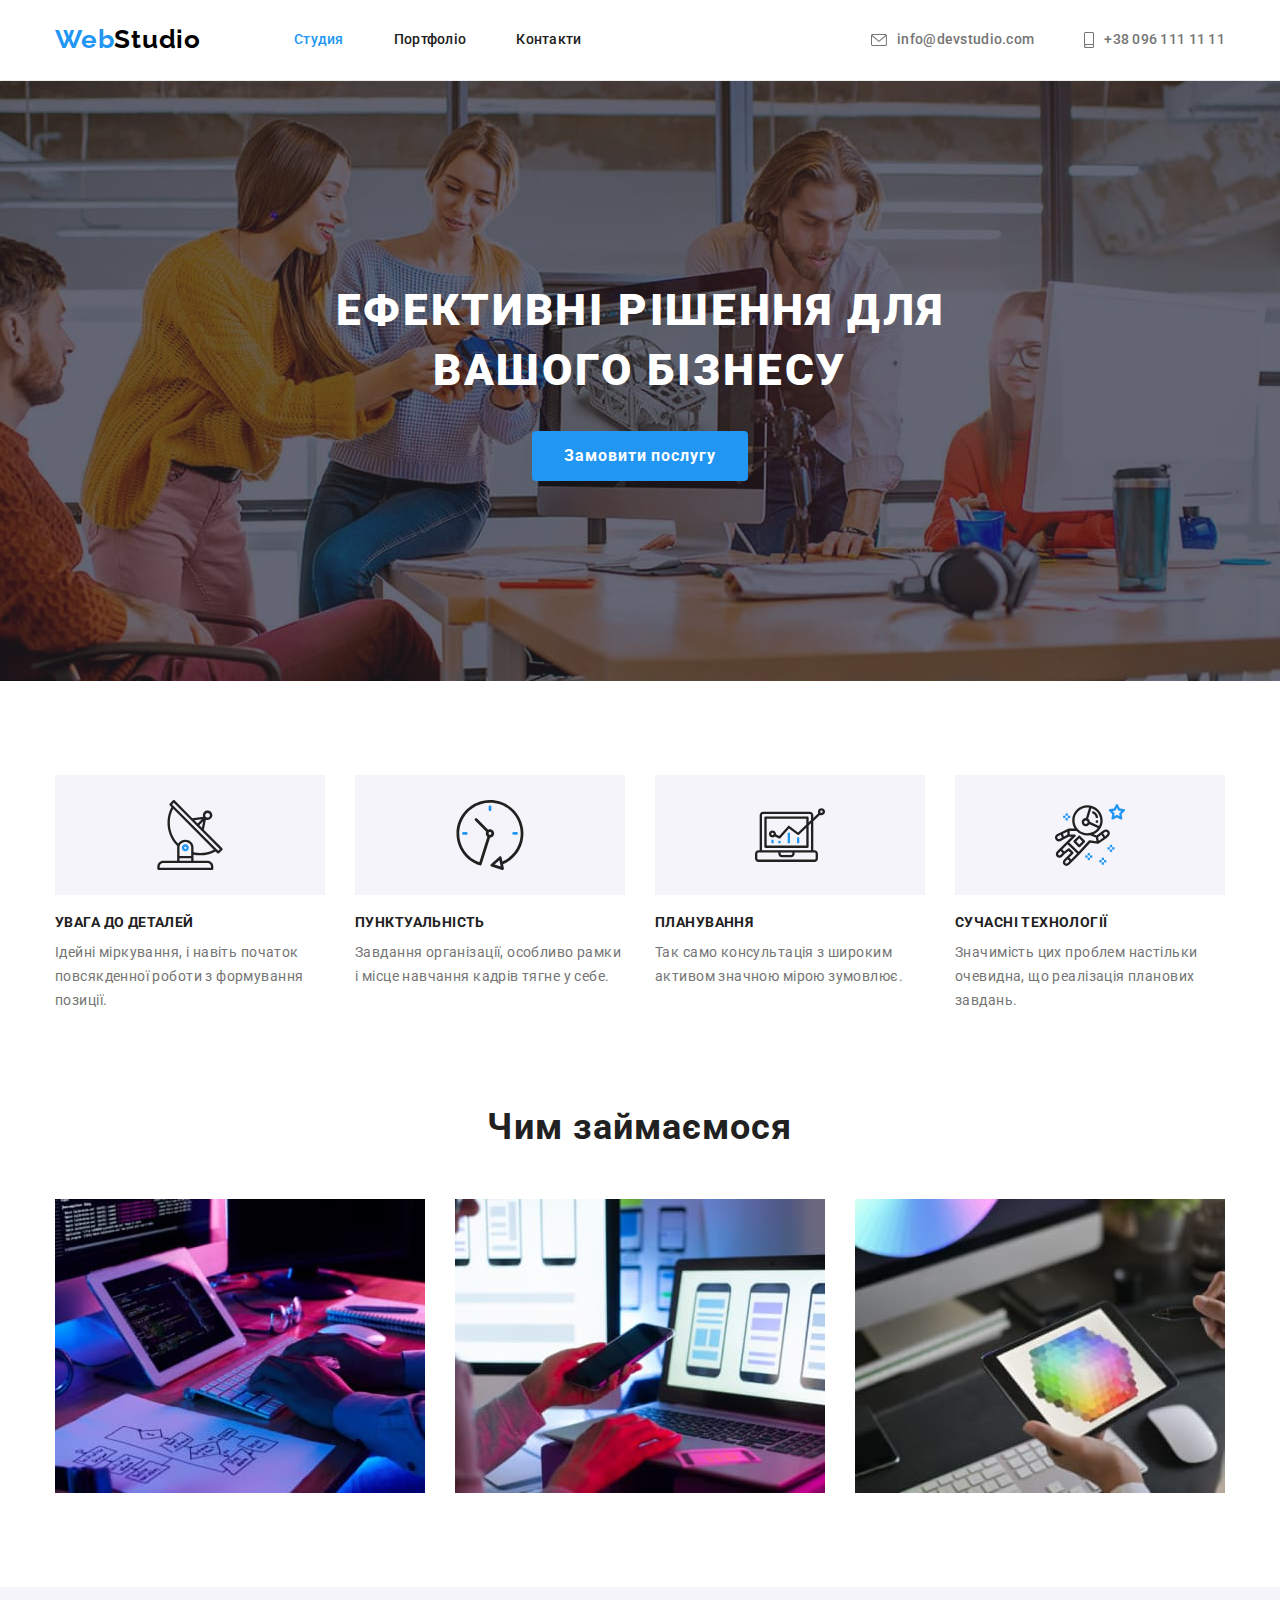
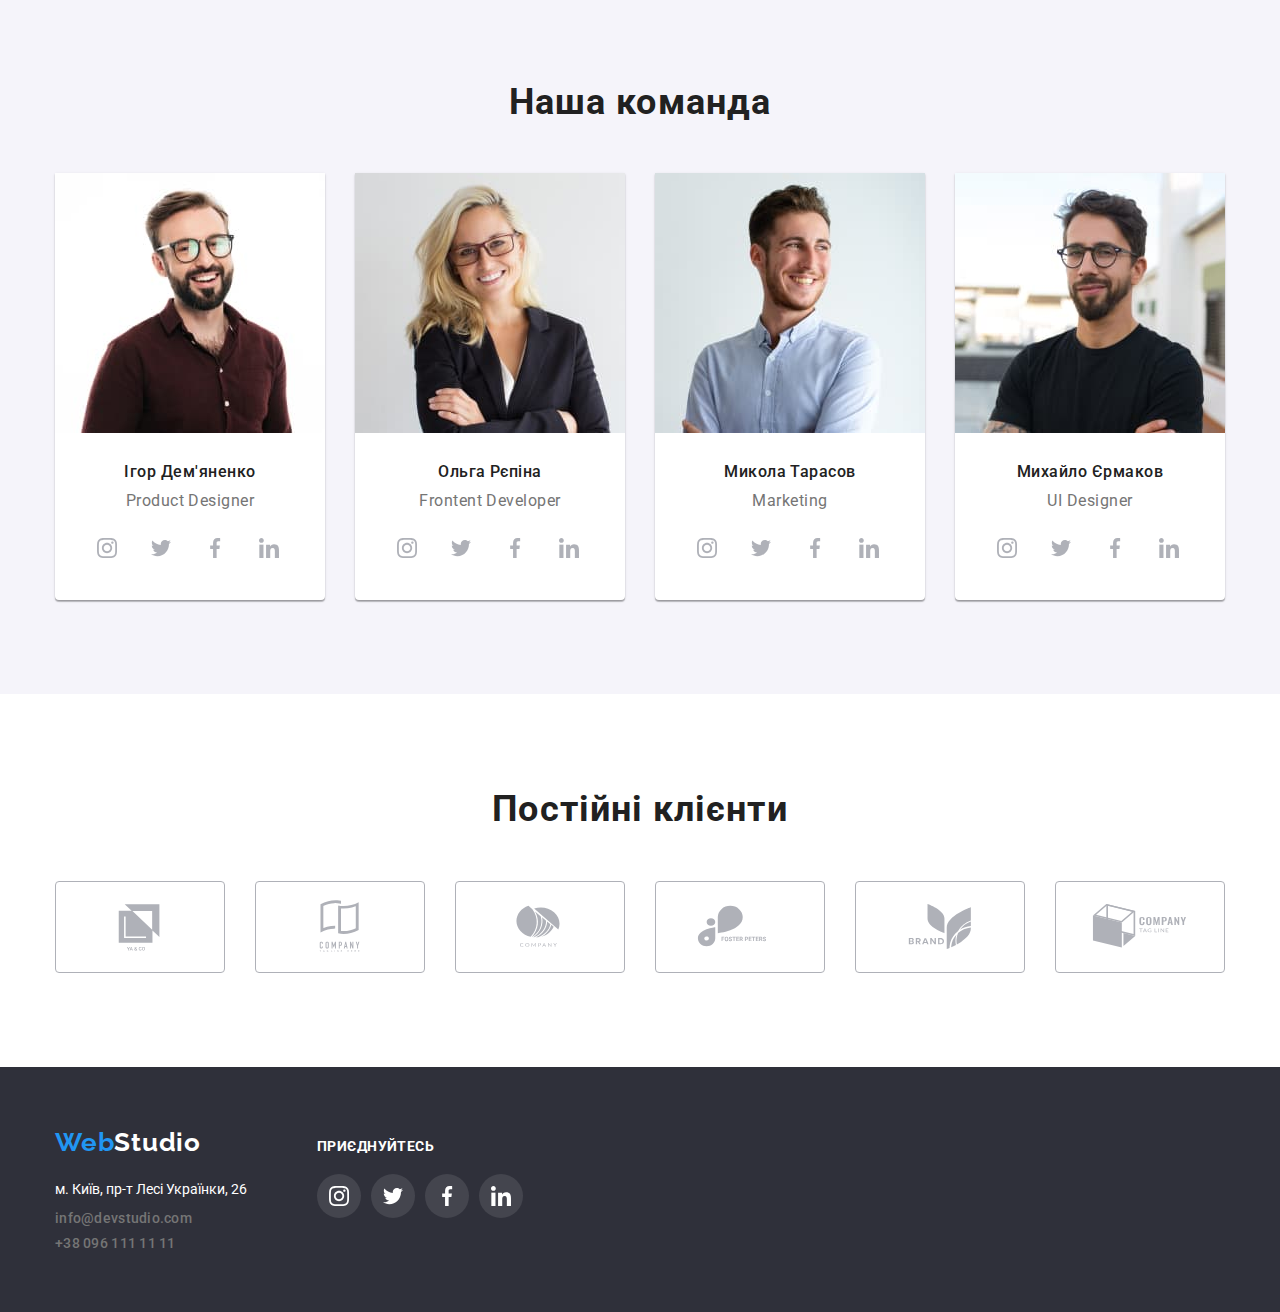
<file: index.html>
<!DOCTYPE html>
<html lang="uk">

<head>
    <meta charset="UTF-8">
    <meta http-equiv="X-UA-Compatible" content="IE=edge">
    <meta name="viewport" content="width=device-width, initial-scale=1.0">
    <title>Главная</title>
    <link rel="stylesheet" href="https://fonts.googleapis.com/css2?family=Raleway:wght@700&family=Roboto:wght@400;500;700;900&display=swap">
    <link rel="stylesheet" href="https://cdnjs.cloudflare.com/ajax/libs/modern-normalize/1.1.0/modern-normalize.min.css">
    <link rel="stylesheet" href="./css/style.css">
</head>

<body>
    <header class="header">
           <div class="container nav-container">
             <nav class="nav">
                <a class="logo" href="./">Web<span class="logo-color">Studio</span></a>
                <ul class="list-nav">
                    <li class="list-nav-item"><a class="link-nav current" href="./index.html">Студия</a></li>
                    <li class="list-nav-item"><a class="link-nav" href="./portfolio.html">Портфоліо</a></li>
                    <li class="list-nav-item"><a class="link-nav" href="">Контакти</a></li>
                </ul>
            </nav>
            <ul class="list-connection">
                <li class="list-connection-item">
                    <a class="connection" href="mailto:info@devstudio.com">
                        <svg width="16" height="12">
                            <use href="./images/symbol-defs.svg#icon-envelope"></use>
                        </svg> 
              info@devstudio.com</a>
            </li>
                <li class="list-connection-item">
                    <a class="connection " href="tel:+380961111111">
                        <svg class="icon-header" width="10" height="16">
                            <use href="./images/symbol-defs.svg#icon-smartphone"></use>
                        </svg>
               +38 096 111 11 11</a>
                </li>
            </ul>
            </div>
    </header>
    <main> 
        <!-- Герой -->
        <section class=" section hero-section">
           <div class="container hero-container">
             <h1 class="hero-title">Ефективні рішення для вашого бізнесу</h1>
            <button class="button-hero button"connection" type="button">Замовити послугу</button>
           </div>
        </section>
        <!-- Особоливості -->
        <section class="section section-feature">
           <div class="container">
             <h2 class="visually-hidden">Наші особливості</h2>
            <ul class="list-info">
                <li class="list-item">
                    <div class="icon-feature">
                        <svg width="70" height="70">
                            <use href="./images/symbol-defs.svg#icon-antenna"></use>
                        </svg>
                    </div>
                    <h3 class="list-title">Увага до деталей</h3>
                    <p class="list-text">Ідейні міркування, і навіть початок повсякденної роботи з формування позиції.</p>
                </li>
                <li class="list-item">
                    <div class="icon-feature">
                        <svg width="70" height="70">
                            <use href="./images/symbol-defs.svg#icon-clock"></use>
                        </svg>
                    </div>
                    <h3 class="list-title">Пунктуальність</h3>
                    <p class="list-text">Завдання організації, особливо рамки і місце навчання кадрів тягне у себе.</p>
                </li>
                <li class="list-item">
                    <div class="icon-feature">
                        <svg width="70" height="70">
                            <use href="./images/symbol-defs.svg#icon-diagram"></use>
                        </svg>
                    </div>
                    <h3 class="list-title">Планування</h3>
                    <p class="list-text">Так само консультація з широким активом значною мірою зумовлює.</p>
                </li>
                <li class="list-item">
                    <div class="icon-feature">
                        <svg width="70" height="70">
                            <use href="./images/symbol-defs.svg#icon-astronaut"></use>
                        </svg>
                    </div>
                    <h3 class="list-title">Сучасні технології</h3>
                    <p class="list-text">Значимість цих проблем настільки очевидна, що реалізація планових завдань.</p>
                </li>
            </ul>
           </div>
        </section>
        <!-- Чим займаємось -->
        <section class="section section-work no-padding">
            <div class="container">
                <h2 class="section-title">Чим займаємося</h2>
                <ul class="list-work">
                    <li class="list-work-item">
                        <img class="work-img" src="images/img1(1).jpg" 
                            alt="Людина друкує за комп'ютером" 
                            width="370" 
                            height="294" />
                    </li>
                    <li class="list-work-item">
                        <img class="work-img" src="images/img2(1).jpg" 
                            alt="Людина сидить за ком'ютером і шукає щось в телефоні" 
                            width="370"
                            height="294" />
                    </li>
                    <li class="list-work-item">
                        <img class="work-img" src="images/img3(1).jpg" 
                            alt="Людина вибирає пілітру кольорів" 
                            width="370" 
                            height="294" />
                    </li>
                </ul>
            </div>
        </section>
        <!-- Команда -->
        <section class="section section-team">
            <div class="container"><h2 class="section-title">Наша команда</h2>
                <ul class="list-team">
                    <li class="list-team-item">
                        <img class="list-team-img" src="images/img1(2).jpg" 
                            alt="Ігор Дем'яненко" 
                            width="270" 
                            height="260" />
                        <div class="description">
                            <h3 class="list-team-title">Ігор Дем'яненко</h3>
                            <p class="list-team-text">Product Designer</p>
                            <ul class="list-team-icon">
                                <li class="list-team-icon-item">
                                    <a class="link-icon" href="">
                                        <svg width="20" height="20">
                                            <use href="./images/symbol-defs.svg#icon-instagram"></use>
                                        </svg>
                                    </a>
                                </li>
                                <li class="list-team-icon-item">
                                    <a class="link-icon" href="">
                                        <svg width="20" height="20">
                                            <use href="./images/symbol-defs.svg#icon-twitter"></use>
                                        </svg>
                                    </a>
                                </li>
                                <li class="list-team-icon-item">
                                    <a class="link-icon" href="">
                                        <svg width="20" height="20">
                                            <use href="./images/symbol-defs.svg#icon-facebook"></use>
                                        </svg>
                                    </a>
                                </li>
                                <li class="list-team-icon-item">
                                    <a class="link-icon" href="">
                                        <svg width="20" height="20">
                                            <use href="./images/symbol-defs.svg#icon-linkedin"></use>
                                        </svg>
                                    </a>
                                </li>
                            </ul>
                        </div>
                    </li>
                    <li class="list-team-item">
                        <img class="list-team-img" src="images/img2(2).jpg" 
                            alt="Ольга Рєпіна" 
                            width="270" 
                            height="260" />
                        <div class="description">
                            <h3 class="list-team-title">Ольга Рєпіна</h3>
                            <p class="list-team-text">Frontent Developer</p>
                            <ul class="list-team-icon">
                                <li class="list-team-icon-item">
                                    <a class="link-icon" href="">
                                        <svg width="20" height="20">
                                            <use href="./images/symbol-defs.svg#icon-instagram"></use>
                                        </svg>
                                    </a>
                                </li>
                                <li class="list-team-icon-item">
                                    <a class="link-icon" href="">
                                        <svg width="20" height="20">
                                            <use href="./images/symbol-defs.svg#icon-twitter"></use>
                                        </svg>
                                    </a>
                                </li>
                                <li class="list-team-icon-item">
                                    <a class="link-icon" href="">
                                        <svg width="20" height="20">
                                            <use href="./images/symbol-defs.svg#icon-facebook"></use>
                                        </svg>
                                    </a>
                                </li>
                                <li class="list-team-icon-item">
                                    <a class="link-icon" href="">
                                        <svg width="20" height="20">
                                            <use href="./images/symbol-defs.svg#icon-linkedin"></use>
                                        </svg>
                                    </a>
                                </li>
                            </ul>
                        </div>
                    </li>
                    <li class="list-team-item">
                        <img class="list-team-img" src="images/img3(2).jpg" 
                            alt="Микола Тарасов" 
                            width="270" 
                            height="260" />
                       <div class="description">
                            <h3 class="list-team-title">Микола Тарасов</h3>
                            <p class="list-team-text">Marketing</p>
                            <ul class="list-team-icon">
                                <li class="list-team-icon-item">
                                    <a class="link-icon" href="">
                                        <svg width="20" height="20">
                                            <use href="./images/symbol-defs.svg#icon-instagram"></use>
                                        </svg>
                                    </a>
                                </li>
                                <li class="list-team-icon-item">
                                    <a class="link-icon" href="">
                                        <svg width="20" height="20">
                                            <use href="./images/symbol-defs.svg#icon-twitter"></use>
                                        </svg>
                                    </a>
                                </li>
                                <li class="list-team-icon-item">
                                    <a class="link-icon" href="">
                                        <svg width="20" height="20">
                                            <use href="./images/symbol-defs.svg#icon-facebook"></use>
                                        </svg>
                                    </a>
                                </li>
                                <li class="list-team-icon-item">
                                    <a class="link-icon" href="">
                                        <svg width="20" height="20">
                                            <use href="./images/symbol-defs.svg#icon-linkedin"></use>
                                        </svg>
                                    </a>
                                </li>
                            </ul>
                       </div>
                    </li>
                    <li class="list-team-item">
                        <img class="list-team-img" src="images/img4(2).jpg" 
                            alt="Михайло Єрмаков" 
                            width="270" 
                            height="260" />
                       <div class="description">
                            <h3 class="list-team-title">Михайло Єрмаков</h3>
                            <p class="list-team-text">UI Designer</p>
                            <ul class="list-team-icon">
                                <li class="list-team-icon-item">
                                    <a class="link-icon" href="">
                                        <svg width="20" height="20">
                                            <use href="./images/symbol-defs.svg#icon-instagram"></use>
                                        </svg>
                                    </a>
                                </li>
                                <li class="list-team-icon-item">
                                    <a class="link-icon" href="">
                                        <svg width="20" height="20">
                                            <use href="./images/symbol-defs.svg#icon-twitter"></use>
                                        </svg>
                                    </a>
                                </li>
                                <li class="list-team-icon-item">
                                    <a class="link-icon" href="">
                                        <svg width="20" height="20">
                                            <use href="./images/symbol-defs.svg#icon-facebook"></use>
                                        </svg>
                                    </a>
                                </li>
                                <li class="list-team-icon-item">
                                    <a class="link-icon" href="">
                                        <svg width="20" height="20">
                                            <use href="./images/symbol-defs.svg#icon-linkedin"></use>
                                        </svg>
                                    </a>
                                </li>
                            </ul>
                       </div>
                    </li>
                </ul>
            </div>
        </section>
        <section class="section">
            <div class="container">
                <h2 class="section-title">Постійні клієнти</h2>
            <ul class="list-clients">
                <li class="list-clients-item">
                    <a class="link-clients-icon" href="">
                        <svg width="106" height="60">
                            <use href="./images/symbol-defs.svg#icon-logo-1"></use>
                        </svg>
                    </a>
                </li>
                <li class="list-clients-item">
                    <a class="link-clients-icon" href="">
                        <svg width="106" height="60">
                            <use href="./images/symbol-defs.svg#icon-logo-2"></use>
                        </svg>
                    </a>
                
                </li>
                <li class="list-clients-item">
                    <a class="link-clients-icon" href="">
                        <svg width="106" height="60">
                            <use href="./images/symbol-defs.svg#icon-logo-3"></use>
                        </svg>
                    </a>
                </li>
                <li class="list-clients-item">
                    <a class="link-clients-icon" href="">
                        <svg width="106" height="60">
                            <use href="./images/symbol-defs.svg#icon-logo-4"></use>
                        </svg>
                    </a>
                </li>
                <li class="list-clients-item">
                    <a class="link-clients-icon" href="">
                        <svg width="106" height="60">
                            <use href="./images/symbol-defs.svg#icon-logo-5"></use>
                        </svg>
                    </a>
                </li>
                <li class="list-clients-item">
                    <a class="link-clients-icon" href="">
                        <svg width="106" height="60">
                            <use href="./images/symbol-defs.svg#icon-logo-6"></use>
                        </svg>
                    </a>
                </li>
            </ul>
        </section>
            </div>
    </main>
    <footer class="footer-content">
       <div class="container footer-container">
         <div class="contacts">
            <a class="logo logo-footer" href="./">Web<span class="logo-footer-color">Studio</span></a>
        <address class="footer-contacts">
            <ul class="footer-info">
                <li class="footer-list-item"><a class="link-map" rel="noopener noreferrer nofollow" target="_blank" href="https://goo.gl/maps/a2tSCHuZYyD2cShcA">м. Київ, пр-т Лесі Українки, 26</a></li>
                <li class="footer-list-item"><a class="connection" href="mailto:info@devstudio.com">info@devstudio.com</a></li>
                <li class="footer-list-item"><a class="connection" href="tel:+380961111111">+38 096 111 11 11</a></li>
            </ul>
        </address>
         </div>
        <div class="social-network">
            <h2 class="footer-social-title">Приєднуйтесь</h2>
            <ul class="list-footer-icon">
                <li class="list-footer-icon-item">
                    <a class="footer-link-icon" href="">
                        <svg width="20" height="20">
                            <use href="./images/symbol-defs.svg#icon-instagram"></use>
                        </svg>
                    </a>
                </li>
                <li class="list-footer-icon-item">
                    <a class="footer-link-icon" href="">
                        <svg width="20" height="20">
                            <use href="./images/symbol-defs.svg#icon-twitter"></use>
                        </svg>
                    </a>
                </li>
                <li class="list-footer-icon-item">
                    <a class="footer-link-icon" href="">
                        <svg width="20" height="20">
                            <use href="./images/symbol-defs.svg#icon-facebook"></use>
                        </svg>
                    </a>
                </li>
                <li class="list-footer-icon-item">
                    <a class="footer-link-icon" href="">
                        <svg width="20" height="20">
                            <use href="./images/symbol-defs.svg#icon-linkedin"></use>
                        </svg>
                    </a>
                </li>
            </ul>
        </div>
       </div>
    </footer>
</body>

</html>
</file>
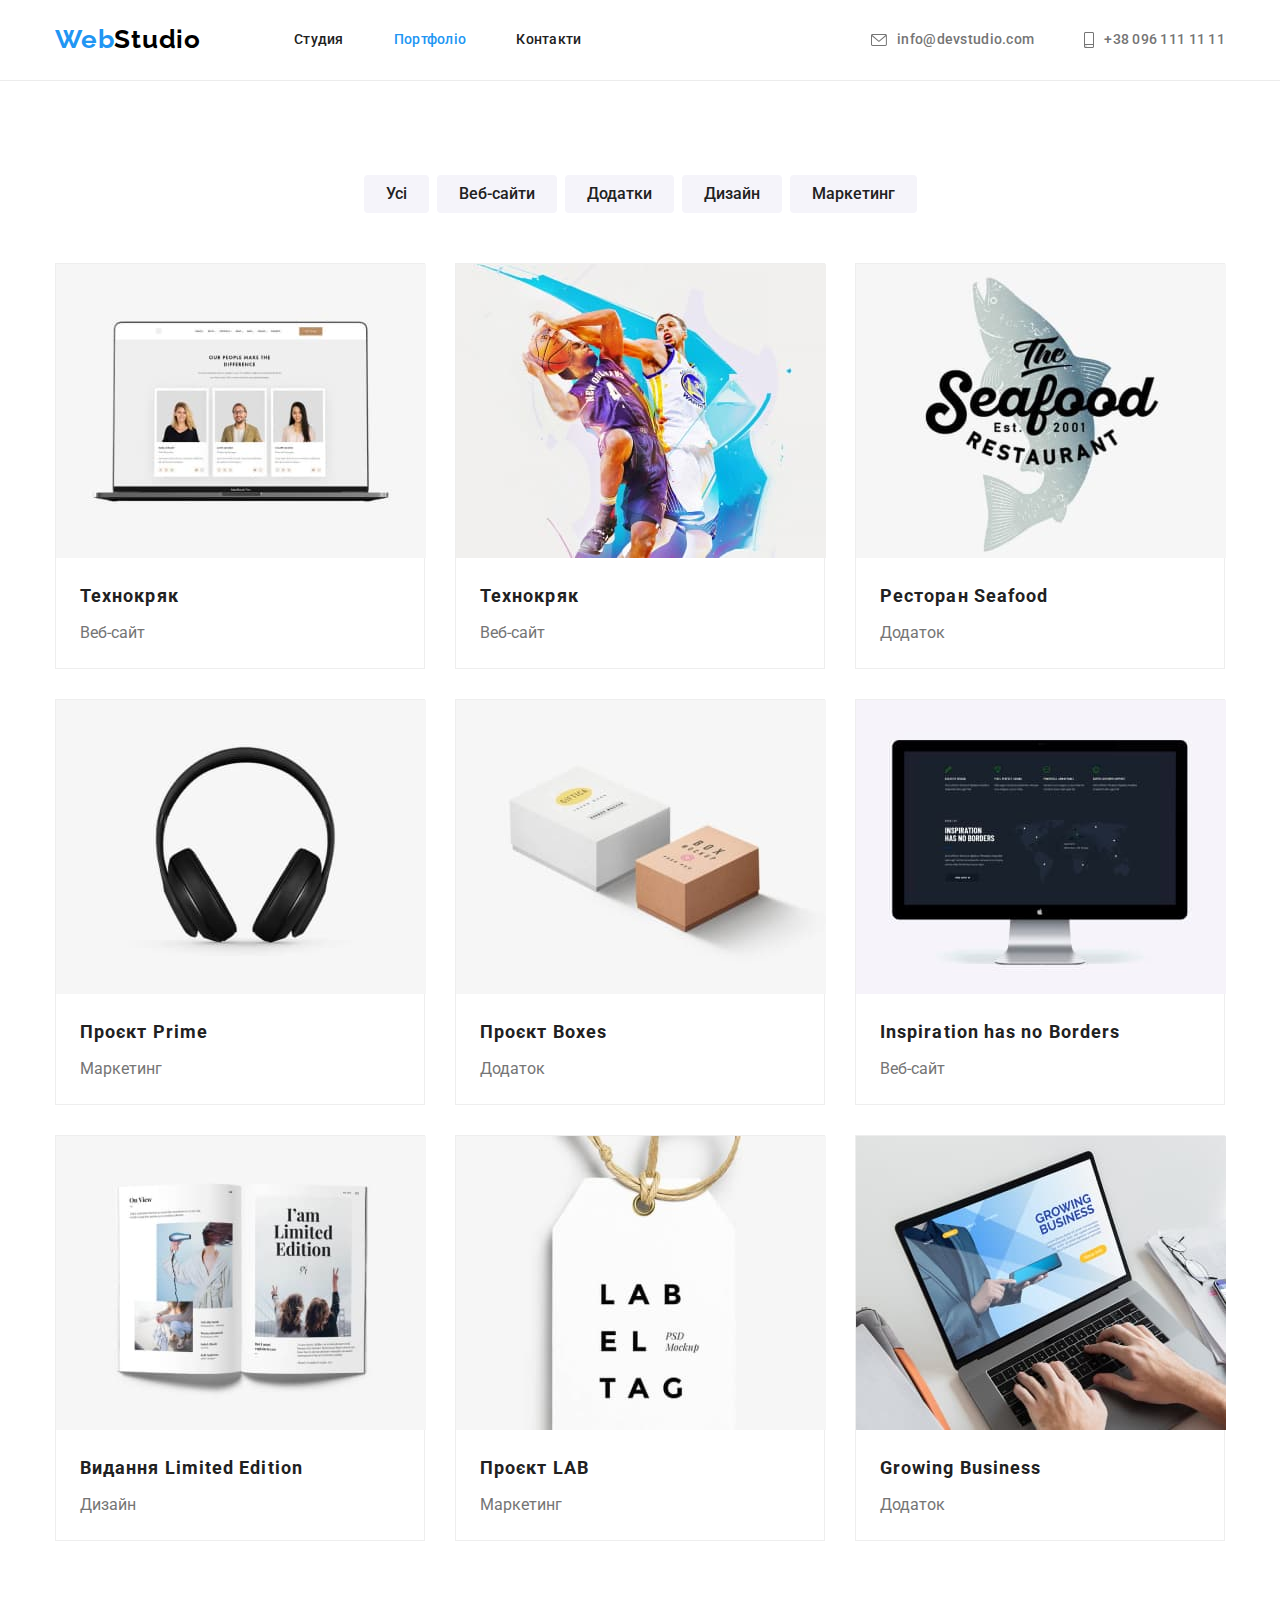
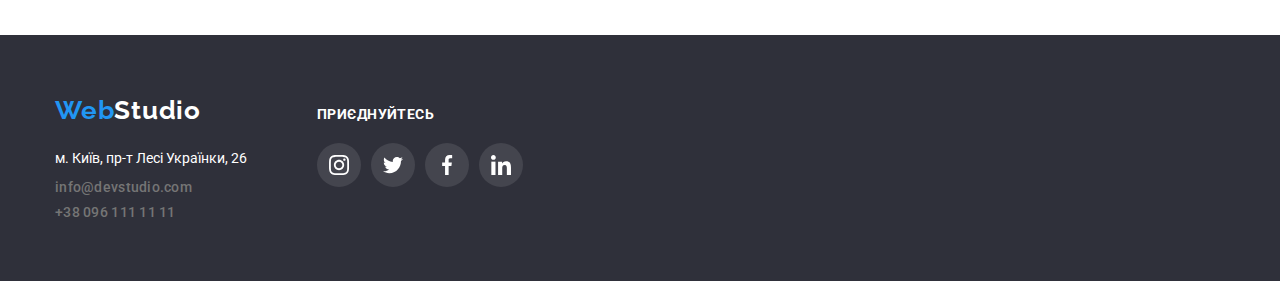
<file: portfolio.html>
<!DOCTYPE html>
<html lang="uk">
  <head>
    <meta charset="UTF-8" />
    <meta http-equiv="X-UA-Compatible" content="IE=edge" />
    <meta name="viewport" content="width=device-width, initial-scale=1.0" />
    <title>Портфоліо</title>
    <link
      rel="stylesheet"
      href="https://fonts.googleapis.com/css2?family=Raleway:wght@700&family=Roboto:wght@400;500;700;900&display=swap"
    />
    <link
      rel="stylesheet"
      href="https://cdnjs.cloudflare.com/ajax/libs/modern-normalize/1.1.0/modern-normalize.min.css"
    />
    <link rel="stylesheet" href="./css/style.css" />
  </head>
  <body>
    <header class="header">
      <div class="container nav-container">
        <nav class="nav">
          <a class="logo" href="./">Web<span class="logo-color">Studio</span></a>
          <ul class="list-nav">
            <li class="list-nav-item"><a class="link-nav" href="./index.html">Студия</a></li>
            <li class="list-nav-item">
              <a class="link-nav current" href="./portfolio.html">Портфоліо</a>
            </li>
            <li class="list-nav-item"><a class="link-nav" href="">Контакти</a></li>
          </ul>
        </nav>
        <ul class="list-connection">
          <li class="list-connection-item">
            <a class="connection" href="mailto:info@devstudio.com">
              <svg width="16" height="12">
                <use href="./images/symbol-defs.svg#icon-envelope"></use>
              </svg>
              info@devstudio.com</a
            >
          </li>
          <li class="list-connection-item">
            <a class="connection" href="tel:+380961111111">
              <svg class="icon-header" width="10" height="16">
                <use href="./images/symbol-defs.svg#icon-smartphone"></use>
              </svg>
              +38 096 111 11 11</a
            >
          </li>
        </ul>
      </div>
    </header>
    <main>
      <section class="section">
        <div class="container">
          <h1 class="visually-hidden">Фільтр</h1>
          <ul class="filter">
            <li class="filter-item"><button class="button" type="button">Усі</button></li>
            <li class="filter-item"><button class="button" type="button">Веб-сайти</button></li>
            <li class="filter-item"><button class="button" type="button">Додатки</button></li>
            <li class="filter-item"><button class="button" type="button">Дизайн</button></li>
            <li class="filter-item"><button class="button" type="button">Маркетинг</button></li>
          </ul>
          <ul class="works">
            <li class="list-works-item">
              <a class="link-works" href="">
                <img
                  class="img"
                  src="images/img1(3).jpg"
                  alt="Макбук з відкритим сайтом"
                  width="370"
                  height="294"
                />
                <div class="description-works">
                  <h2 class="list-works-title">Технокряк</h2>
                  <p class="list-works-text">Веб-сайт</p>
                </div>
              </a>
            </li>
            <li class="list-works-item">
              <a class="link-works" href="">
                <img
                  class="img"
                  src="images/img2(3).jpg"
                  alt="Знамениті баскеболісти"
                  height="294"
                />
                <div class="description-works">
                  <h2 class="list-works-title">Технокряк</h2>
                  <p class="list-works-text">Веб-сайт</p>
                </div>
              </a>
            </li>
            <li class="list-works-item">
              <a class="link-works" href="">
                <img
                  class="img"
                  src="images/img3(3).jpg"
                  alt="Логотип ресторану"
                  width="370"
                  height="294"
                />
                <div class="description-works">
                  <h2 class="list-works-title">Ресторан Seafood</h2>
                  <p class="list-works-text">Додаток</p>
                </div>
              </a>
            </li>
            <li class="list-works-item">
              <a class="link-works" href="">
                <img
                  class="img"
                  src="images/img4(3).jpg"
                  alt="Навушники"
                  width="370"
                  height="294"
                />
                <div class="description-works">
                  <h2 class="list-works-title">Проєкт Prime</h2>
                  <p class="list-works-text">Маркетинг</p>
                </div>
              </a>
            </li>
            <li class="list-works-item">
              <a class="link-works" href="">
                <img
                  class="img"
                  src="images/img5(3).jpg"
                  alt="Дві коробки"
                  width="370"
                  height="294"
                />
                <div class="description-works">
                  <h2 class="list-works-title">Проєкт Boxes</h2>
                  <p class="list-works-text">Додаток</p>
                </div>
              </a>
            </li>
            <li class="list-works-item">
              <a class="link-works" href="">
                <img
                  class="img"
                  src="images/img6(3).jpg"
                  alt="Монітор з відкритим сайтом"
                  width="370"
                  height="294"
                />
                <div class="description-works">
                  <h2 class="list-works-title">Inspiration has no Borders</h2>
                  <p class="list-works-text">Веб-сайт</p>
                </div>
              </a>
            </li>
            <li class="list-works-item">
              <a class="link-works" href="">
                <img
                  class="img"
                  src="images/img7(3).jpg"
                  alt="Відкритий журнал"
                  width="370"
                  height="294"
                />
                <div class="description-works">
                  <h2 class="list-works-title">Видання Limited Edition</h2>
                  <p class="list-works-text">Дизайн</p>
                </div>
              </a>
            </li>
            <li class="list-works-item">
              <a class="link-works" href="">
                <img
                  class="img"
                  src="images/img8(3).jpg"
                  alt="Етікетка на мотузці"
                  width="370"
                  height="294"
                />
                <div class="description-works">
                  <h2 class="list-works-title">Проєкт LAB</h2>
                  <p class="list-works-text">Маркетинг</p>
                </div>
              </a>
            </li>
            <li class="list-works-item">
              <a class="link-works" href="">
                <img
                  class="img"
                  src="images/img9(3).jpg"
                  alt="Людина працює за ноутбуком"
                  width="370"
                  height="294"
                />
                <div class="description-works">
                  <h2 class="list-works-title">Growing Business</h2>
                  <p class="list-works-text">Додаток</p>
                </div>
              </a>
            </li>
          </ul>
        </div>
      </section>
    </main>
    <footer class="footer-content">
      <div class="container footer-container">
        <div class="contacts">
          <a class="logo logo-footer" href="./">Web<span class="logo-footer-color">Studio</span></a>
          <address class="footer-contacts">
            <ul class="footer-info">
              <li class="footer-list-item">
                <a
                  class="link-map"
                  rel="noopener noreferrer nofollow"
                  target="_blank"
                  href="https://goo.gl/maps/a2tSCHuZYyD2cShcA"
                  >м. Київ, пр-т Лесі Українки, 26</a
                >
              </li>
              <li class="footer-list-item">
                <a class="connection" href="mailto:info@devstudio.com">info@devstudio.com</a>
              </li>
              <li class="footer-list-item">
                <a class="connection" href="tel:+380961111111">+38 096 111 11 11</a>
              </li>
            </ul>
          </address>
        </div>
        <div class="social-network">
          <h2 class="footer-social-title">Приєднуйтесь</h2>
          <ul class="list-footer-icon">
            <li class="list-footer-icon-item">
              <a class="footer-link-icon" href="">
                <svg width="20" height="20">
                  <use href="./images/symbol-defs.svg#icon-instagram"></use>
                </svg>
              </a>
            </li>
            <li class="list-footer-icon-item">
              <a class="footer-link-icon" href="">
                <svg width="20" height="20">
                  <use href="./images/symbol-defs.svg#icon-twitter"></use>
                </svg>
              </a>
            </li>
            <li class="list-footer-icon-item">
              <a class="footer-link-icon" href="">
                <svg width="20" height="20">
                  <use href="./images/symbol-defs.svg#icon-facebook"></use>
                </svg>
              </a>
            </li>
            <li class="list-footer-icon-item">
              <a class="footer-link-icon" href="">
                <svg width="20" height="20">
                  <use href="./images/symbol-defs.svg#icon-linkedin"></use>
                </svg>
              </a>
            </li>
          </ul>
        </div>
      </div>
    </footer>
  </body>
</html>
</file>
<file: css/style.css>
:root {
    --main-light-color: #ffffff;
    --main-font-color: #757575;
    --secondory-font-color: #212121;
    --accent-color: #2196f3;
    --accent-color-hero-button: #188ce8;
    --logo-color: #000000;
    --border-bg-color: #2f303a;
    --section-team-bg-color: #f5f4fa;
    --link-footer-color: rgba(255, 255, 255, 0.6);
    --border-color-works-list: #EEEEEE;
    --background-color-footer-icon: rgba(255, 255, 255, 0.1);
    --icon-color: #AFB1B8;
}

/*Global styles*/
body {
    background-color: var(--main-light-color);
    color: var(--main-font-color);
    font-family: Roboto, sans-serif;
    font-size: 14px;
    line-height: 1.71;
}
ul {
    list-style-type: none;
    padding: 0;
    margin: 0;
}

h1,h2,h3,h4,h5,h6,p {
margin-top: 0;
margin-bottom: 0;
} 

.link-nav.current {
    color: var(--accent-color)
}
img {
    display: block;
}

/* Logo */
.logo {
    color: var(--accent-color);
    font-family: Raleway, sans-serif;
    font-weight: 700;
    font-size: 26px;
    line-height: 1.19;
    letter-spacing: 0.03em;
    text-decoration: none;
    padding-top: 24px;
    padding-bottom: 25px;
}
.logo-color {
    color: var(--logo-color);
}
.logo-footer-color {
    color: var(--main-light-color);
}
.container {
    width: 1200px;
    padding-left: 15px;
    padding-right: 15px;
    margin: 0 auto;
}

/* header */

.header {
    border-bottom: 1px solid #ECECEC;
}
.nav-container {
    display: flex;
    justify-content: space-between;
    align-items: center;
}
.nav {
    display: flex;
    align-items: inherit;
}
.list-nav {
    display: flex;
    margin-left: 93px;
}
.list-nav-item {
    margin-left: 50px;
}
.list-nav-item:first-child {
    margin-left: 0;
}
.list-connection {
    display: inline-flex;
}
.list-connection-item {
    margin-left: 50px;
}
.list-connection-item:first-child {
    margin-left: 0;
}
.connection {
    display: flex;
    gap: 10px;
    align-items: center;
    color: var(--main-font-color);
    text-decoration: none;
    font-weight: 500;
    line-height: 1.14;
    letter-spacing: 0.02em;
    text-decoration: none;
    font-style: normal;
    fill: var(--main-font-color);
}
.connection:hover, 
.connection:focus {
    color: var(--accent-color);
    fill: var(--accent-color);
}

.link-nav {
    font-weight: 500;
    font-size: 14px;
    line-height: 1.14px;
    color: var(--secondory-font-color);
    text-decoration: none;
    letter-spacing: 0.02em;
}
.link-nav:hover,
.link-nav:focus {
    color: var(--accent-color);
}
/* main */
.section {
    padding-top: 94px;
    padding-bottom: 94px;
}
.no-padding {
    padding-top: 0;
}
.section-title {
        font-weight: 700;
        font-size: 36px;
        line-height: 1.17;
        color: var(--secondory-font-color);
        letter-spacing: 0.03em;
        text-align: center;
        margin-bottom: 50px;
}

.link {
    color: var(--link-footer-color);
    text-decoration: none;
    font-style: normal;
}
.link-map {
    color: var(--main-light-color);
    font-style: normal;
    text-decoration: none;
}

/* hero */
.hero-container {
    object-position: contain;
}

.hero-section {
    background-color: var(--border-bg-color);
    background-image: linear-gradient(to right, rgba(47, 48, 58, 0.4), rgba(47, 48, 58, 0.4)), url(../images/background-img.jpg);
    background-repeat: no-repeat;
    background-position: center;
    background: ;
    text-align: center;
    padding-top: 200px;
    padding-bottom: 200px;
}
.hero-title {
        font-weight: 900;
        font-size: 44px;
        line-height: 1.36;
        letter-spacing: 0.06em;
        color: var(--main-light-color);
        text-align: center;
        text-transform: uppercase;
        margin-bottom: 30px;
        margin-left: auto;
        margin-right: auto;
        max-width: 700px;
}
/* Feature */
.icon-feature {
    background-color: var(--section-team-bg-color); 
    width: 270px;
    height: 120px;
    padding: 25px 100px;
    margin-bottom: 20px;
}
.list-item {
    width: 270px;
    margin-left: 30px;
}
.list-item:first-child {
    margin-left: 0;
}
.list-title {
        font-weight: 700;
        font-size: 14px;
        line-height: 1.14;
        color: var(--secondory-font-color);
        letter-spacing: 0.03em;
        text-transform: uppercase;
        margin-bottom: 10px;
}
.list-info {
    display: flex;
    padding-left: 0;
    padding-right: 0;
}
.list-text {
    letter-spacing: 0.03em;
}
/* Work */
.list-work {
    display: flex;
    padding-left: 0;
    gap: 30px;
}

/* Team */
.section-team {
    background-color: var(--section-team-bg-color);
}
.list-team {
    display: flex;
    padding-left: 0;
    text-align: center;
}
.list-team-item {
    background-color: var(--main-light-color);
    margin-left: 30px;
    box-shadow: 0px 1px 3px rgba(0, 0, 0, 0.12), 0px 1px 1px rgba(0, 0, 0, 0.14), 0px 2px 1px rgba(0, 0, 0, 0.2);
    border-radius: 0px 0px 4px 4px;

}
.list-team-item:first-child {
    margin-left: 0;
}
.description {
    padding: 30px;
}
.list-team-title {
    color: var(--secondory-font-color);
    font-weight: 500;
    font-size: 16px;
    line-height: 1.18;
    letter-spacing: 0.03em;
    margin-bottom: 10px;
}
.list-team-text {
    color: var(--main-font-color);
        font-size: 16px;
        line-height: 1.18;
        letter-spacing: 0.03em;
}
.list-team-icon {
    display: flex;
    gap: 10px;
    margin-top: 16px;
}
.list-team-icon-item {
    width: 44px;
    height: 44px;
    
    fill: var(--icon-color);
}
.link-icon {
    display: flex;
    width: 100%;
    height: 100%;
    fill: var(--icon-color);
    padding: 12px;
    border-radius: 50%;   
}
.link-icon:hover,
.link-icon:focus {
    background-color: var(--accent-color);
    fill: var(--main-light-color);
}

/* clients */

.list-clients {
    display: flex;
    gap: 30px;
}

.list-clients-item {
    width: 170px;
    height: 92px;
    border: 1px solid #AFB1B8;
    border-radius: 4px;
}
.link-clients-icon {
    display: flex;
    width: 100%;
    height: 100%;
    justify-content: center;
    align-items: center;
    fill: var(--icon-color);
}
.list-clients-item:hover,
.list-clients-item:focus {
    border-color: var(--accent-color);
}
.link-clients-icon:hover,
.link-clients-icon:focus {
    fill: var(--accent-color);
}
.footer-social-title {
        font-weight: 700;
        font-size: 14px;
        line-height: 1.14;
        letter-spacing: 0.03em;
        text-transform: uppercase;
        color: var(--main-light-color);
}
/* visuall hidden */
.visually-hidden {
    position: absolute;
    white-space: nowrap;
    width: 1px;
    height: 1px;
    overflow: hidden;
    border: 0;
    padding: 0;
    clip: rect(0 0 0 0);
    clip-path: inset(50%);
    margin: -1px;
}

/* Footer */

.footer-content {
    background-color: var(--border-bg-color);
    padding-top: 60px;
    padding-bottom: 60px;
    align-items: baseline;
}
.logo-footer {
    padding-top: 0;
    padding-bottom: 0;
}

.footer-info {
    padding-left: 0;
}

.footer-contacts {
    margin-top: 20px;
}
.footer-list-item {
    margin-top: 9px;
}
.footer-list-item:first-child {
    margin-top: 0;
}

.footer-container {
    display: flex;
    align-items: baseline;
}
.social-network {
    margin-left: 70px;
}
.list-footer-icon {
    display: flex;
    margin-top: 20px;
}
.list-footer-icon-item {
    display: inherit;
    width: 44px;
    height: 44px;
    background-color:var(--background-color-footer-icon);
    border-radius: 50%;
    margin-left: 10px;
    fill: var(--main-light-color);
    justify-content: center;
    align-items: center;
}
.list-footer-icon-item:hover,
.list-footer-icon-item:focus {
    background-color: var(--accent-color);
    
}
.list-footer-icon-item:first-child {
    margin-left: 0;
}
.footer-link-icon {
    display: flex;
    width: 100%;
    height: 100%;
    fill: var(--main-light-color);
    margin: 0;
    padding: 0;
    justify-content: center;
    align-items: center;  
}
/* portfolio */

/* button portfolio */
.filter {
    display: flex;
    justify-content: center;
}
.filter-item {
    margin-left: 8px;
}
.filter-item:first-child {
    margin-left: 0;
}
.filter {
    margin-bottom: 50px;
}

/* works */
.works {
    display: flex;
    flex-wrap: wrap;
    margin-right: -30px;
    margin-bottom: -30px;
}
.link-works {
    text-decoration: none;
    color: inherit;
}
.list-works-item {
    width: 370px;
    border: 1px solid var(--border-color-works-list);
    margin-right: 30px;
    margin-bottom: 30px;
}
.list-works-item:hover,
.list-works-item:focus {
    box-shadow: 0px 1px 1px rgba(0, 0, 0, 0.12), 0px 4px 4px rgba(0, 0, 0, 0.06), 1px 4px 6px rgba(0, 0, 0, 0.16);
}
.description-works {
    padding: 20px 24px;
}
.list-works-title {
        font-weight: 700;
        font-size: 18px;
        line-height: 2;
        letter-spacing: 0.06em;
        color: var(--secondory-font-color);
        margin-bottom: 4px;
}
.list-works-text {
        font-size: 16px;
        line-height: 1.88;

}

/* button */
.button {
        font-weight: 500;
        font-size: 16px;
        line-height: 1.62;
        text-align: center;
        
        background-color: var(--section-team-bg-color);
        color: var(--secondory-font-color);
        cursor: pointer;
        font-family: inherit;
        border: 0;
        border-radius: 4px;
        padding: 6px 22px;
}

.button-hero {
    font-weight: 700;
    font-size: 16px;
    line-height: 1.88;
    letter-spacing: 0.06em;
    cursor: pointer;
    padding: 10px 32px;
    background-color: var(--accent-color);
    color: var(--main-light-color);
}
.button:hover,
.button:focus {
    background-color: var(--accent-color);
    color: var(--main-light-color);
    box-shadow: 0px 3px 1px rgba(0, 0, 0, 0.1), 0px 1px 2px rgba(0, 0, 0, 0.08), 0px 2px 2px rgba(0, 0, 0, 0.12);
}
.button-hero:hover,
.button-hero:focus {
    background-color: var(--accent-color-hero-button);
    
    box-shadow: 0px 4px 4px rgba(0, 0, 0, 0.15);
    padding: 10px 32px;
}
</file>
